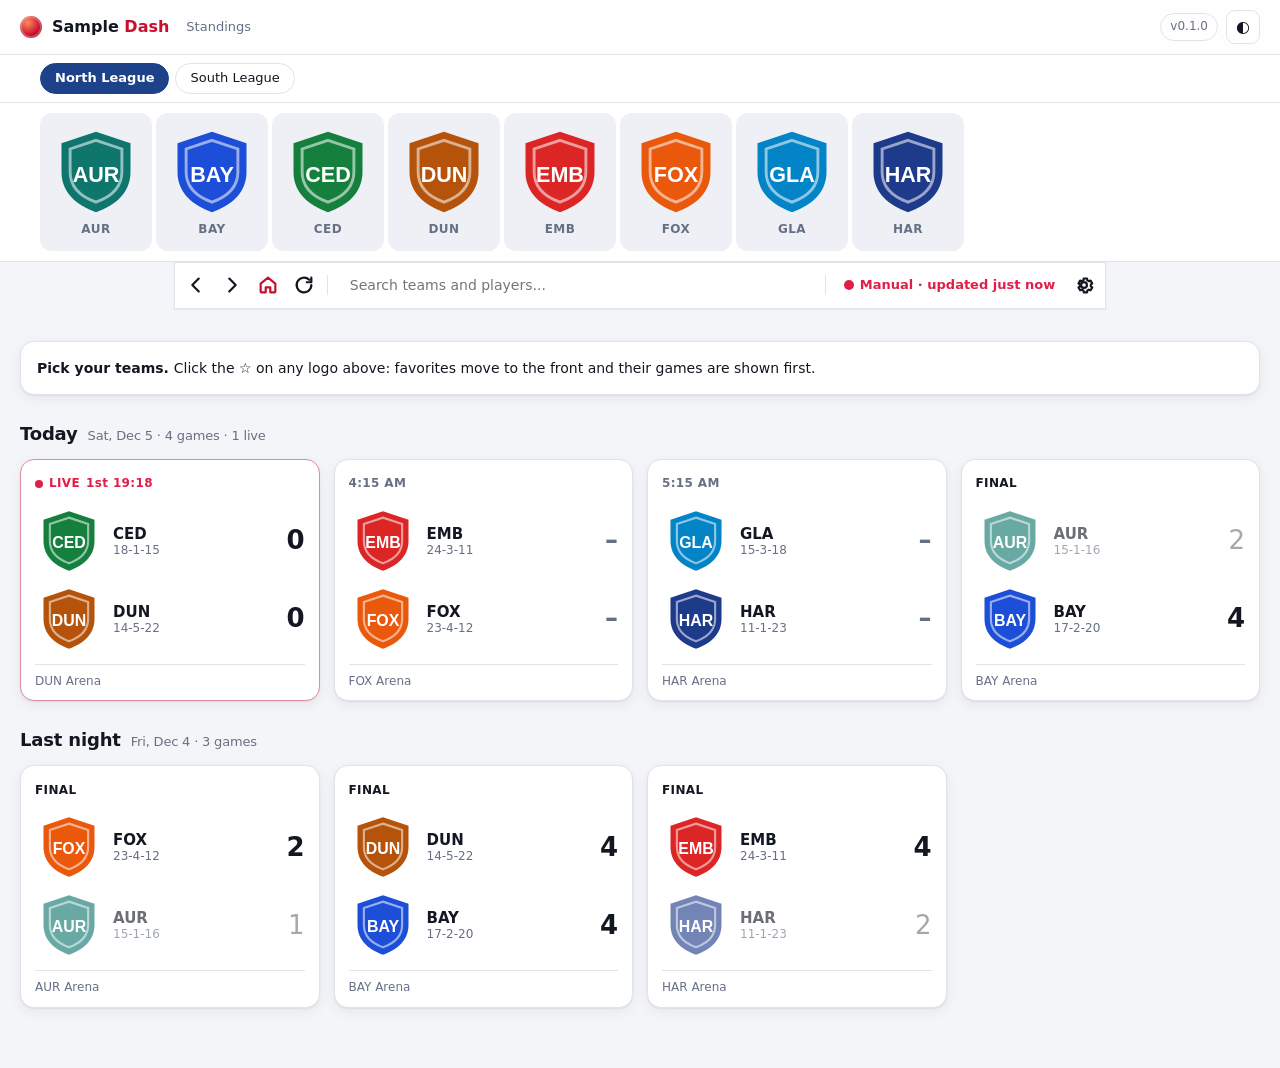
<file: samples/SampleDash/ui/index.html>
<!doctype html>
<html lang="en" data-theme="system">
<head>
  <meta charset="utf-8">
  <meta name="viewport" content="width=device-width, initial-scale=1">
  <meta http-equiv="Content-Security-Policy"
        content="default-src 'self'; img-src 'self' data: https://sample.cache; style-src 'self' 'unsafe-inline'; script-src 'self'; connect-src 'self'">
  <title>Sample Dash</title>
  <link rel="stylesheet" href="css/app.css">
</head>
<body>
  <!-- NBADash's page layout (the gold standard): top bar, kill-switch bar, sync strip, team banner, week bar,
       the shared navigation bar (docs/NAVBAR-SPEC.md), then the view. Change the names, not the structure. -->
  <div id="app">
    <div id="chrome">
    <header id="topbar">
      <button id="brand" class="brand" type="button" title="Sample Dash">
        <span class="brand-mark" aria-hidden="true"></span>
        <span class="brand-text">Sample <b>Dash</b></span>
      </button>
      <nav id="nav" class="nav" aria-label="Sections">
        <a href="#/standings" data-route="standings">Standings</a>
      </nav>
      <div class="topbar-right">
        <button id="btn-version" class="ver-btn" type="button" hidden title="Check for updates"></button>
        <button id="btn-theme" class="icon-btn" type="button" title="Theme" aria-label="Theme"></button>
      </div>
    </header>
    <div id="haltbar" class="haltbar" hidden role="status"></div>
    <div id="syncbar" class="syncbar" hidden role="status"><div class="syncbar-fill"></div><span class="syncbar-text"></span></div>
    <nav id="leaguebar" class="leaguebar" aria-label="Leagues" hidden></nav>
    <nav id="banner" class="banner" aria-label="Teams"></nav>
    <nav id="weekbar" class="weekbar" aria-label="Weeks" hidden></nav>
    <div class="navpill-row">
      <div id="navpill" class="navpill" role="navigation" aria-label="Page navigation">
        <button id="btn-back" class="np-btn" type="button" title="Back (Alt+Left)" aria-label="Back"><svg viewBox="0 0 24 24" width="22" height="22" aria-hidden="true"><path d="M15 5l-7 7 7 7" fill="none" stroke="currentColor" stroke-width="2.4" stroke-linecap="round" stroke-linejoin="round"/></svg></button>
        <button id="btn-fwd" class="np-btn" type="button" title="Forward (Alt+Right)" aria-label="Forward"><svg viewBox="0 0 24 24" width="22" height="22" aria-hidden="true"><path d="M9 5l7 7-7 7" fill="none" stroke="currentColor" stroke-width="2.4" stroke-linecap="round" stroke-linejoin="round"/></svg></button>
        <a id="btn-home" class="np-btn" href="#/" title="Home" aria-label="Home" data-route="home"><svg viewBox="0 0 24 24" width="22" height="22" aria-hidden="true"><path d="M4 10.5 12 4l8 6.5V19a1 1 0 0 1-1 1h-4.5v-5.5h-5V20H5a1 1 0 0 1-1-1z" fill="none" stroke="currentColor" stroke-width="2.4" stroke-linejoin="round"/></svg></a>
        <button id="btn-refresh" class="np-btn" type="button" title="Refresh (F5)" aria-label="Refresh"><svg viewBox="0 0 24 24" width="22" height="22" aria-hidden="true"><path d="M20 12a8 8 0 1 1-2.34-5.66M20 4v5h-5" fill="none" stroke="currentColor" stroke-width="2.4" stroke-linecap="round" stroke-linejoin="round"/></svg></button>
        <span class="np-sep" aria-hidden="true"></span>
        <div class="psearch">
          <div id="psearch-ghost" class="psearch-ghost" aria-hidden="true"></div>
          <input id="psearch" type="search" placeholder="Search teams and players..." autocomplete="off" spellcheck="false" aria-label="Search teams and players">
          <div id="psearch-results" class="psearch-results" hidden></div>
        </div>
        <span class="np-sep" aria-hidden="true"></span>
        <button id="live-status" class="live-status np-live" type="button" title=""></button>
        <button id="btn-settings" class="np-btn" type="button" title="Settings" aria-label="Settings"><svg viewBox="0 0 24 24" width="22" height="22" aria-hidden="true"><path d="M12 15.2a3.2 3.2 0 1 0 0-6.4 3.2 3.2 0 0 0 0 6.4zM19.4 13.5l1.6 1.2-1.8 3.1-1.9-.7a7.6 7.6 0 0 1-1.7 1l-.3 2h-3.6l-.3-2a7.6 7.6 0 0 1-1.7-1l-1.9.7-1.8-3.1 1.6-1.2a7.7 7.7 0 0 1 0-2l-1.6-1.2 1.8-3.1 1.9.7a7.6 7.6 0 0 1 1.7-1l.3-2h3.6l.3 2a7.6 7.6 0 0 1 1.7 1l1.9-.7 1.8 3.1-1.6 1.2a7.7 7.7 0 0 1 0 2z" fill="none" stroke="currentColor" stroke-width="2.4" stroke-linecap="round" stroke-linejoin="round"/></svg></button>
      </div>
    </div>
    </div>
    <main id="view" class="view" tabindex="-1"></main>
  </div>
  <div id="overlay-root"></div>
  <div id="toasts" class="toasts" aria-live="polite"></div>
  <script type="module" src="js/app.js"></script>
</body>
</html>
</file>
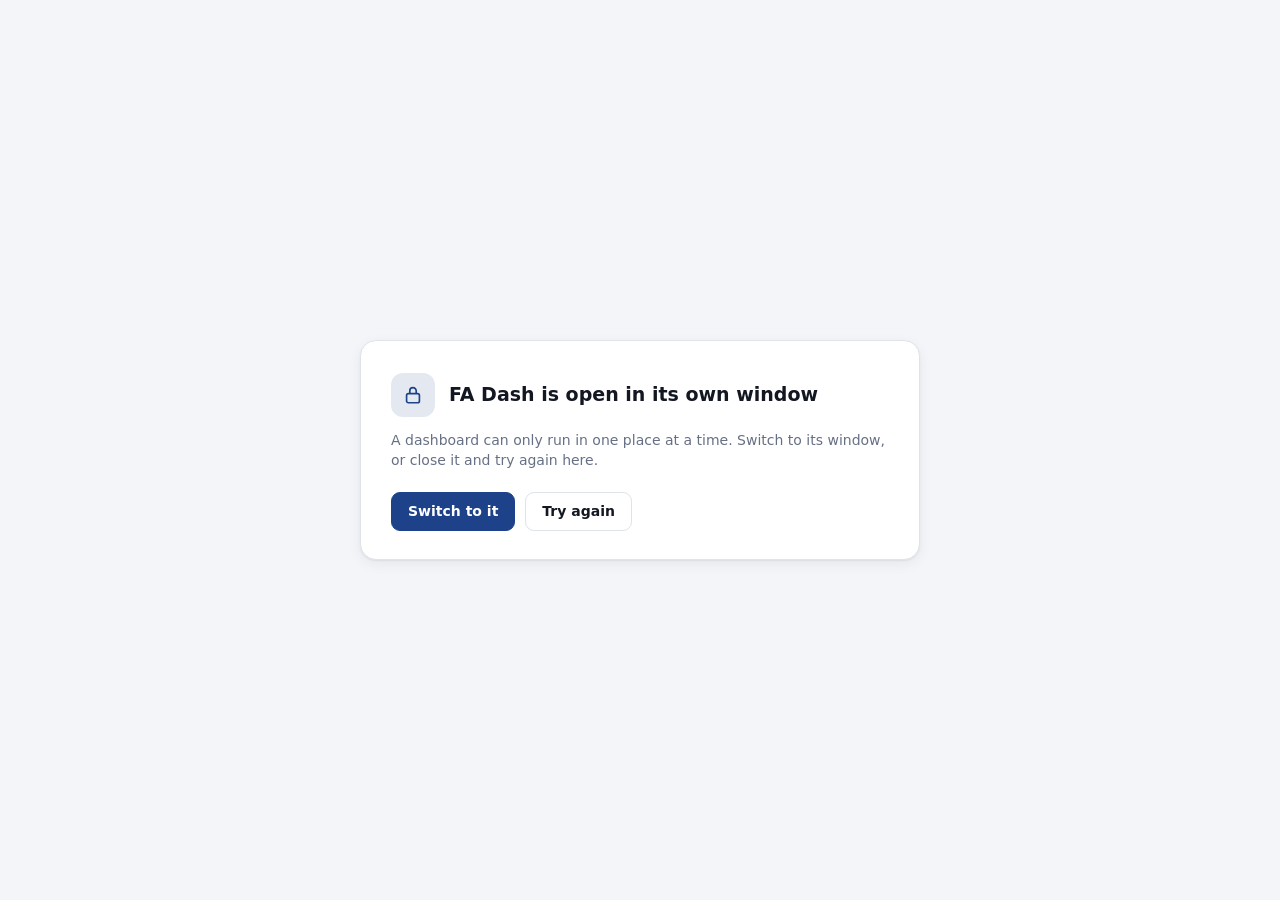
<file: ui/panel.html>
<!doctype html>
<html lang="en" data-theme="system">
<head>
  <meta charset="utf-8">
  <meta name="viewport" content="width=device-width, initial-scale=1">
  <meta http-equiv="Content-Security-Policy"
        content="default-src 'self'; img-src 'self' data:; style-src 'self' 'unsafe-inline'; script-src 'self'; connect-src 'self'">
  <title>DashLauncher</title>
  <link rel="stylesheet" href="css/launcher.css">
</head>
<body class="panel">
  <main id="card" class="card" aria-live="polite"></main>
  <script type="module" src="js/panel.js"></script>
</body>
</html>
</file>
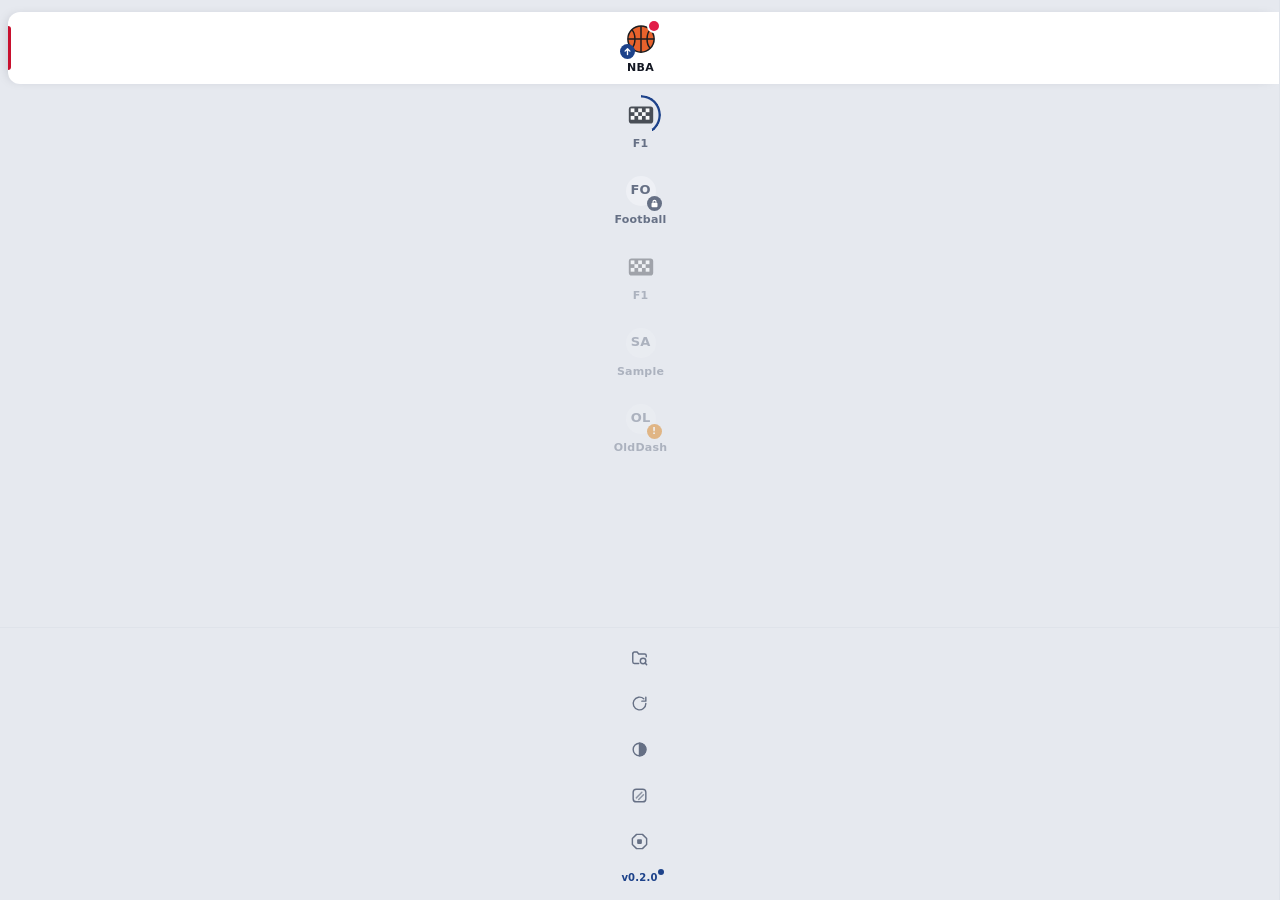
<file: ui/rail.html>
<!doctype html>
<html lang="en" data-theme="system">
<head>
  <meta charset="utf-8">
  <meta name="viewport" content="width=device-width, initial-scale=1">
  <meta http-equiv="Content-Security-Policy"
        content="default-src 'self'; img-src 'self' data:; style-src 'self' 'unsafe-inline'; script-src 'self'; connect-src 'self'">
  <title>DashLauncher tabs</title>
  <link rel="stylesheet" href="css/launcher.css">
</head>
<body class="rail">
  <div class="rail-wrap">
    <nav id="tabs" class="tabs" aria-label="Dashboards"></nav>
    <div class="rail-foot">
      <button id="btn-scan" class="rail-btn" type="button" title="Scan for modules" aria-label="Scan for modules"></button>
      <button id="btn-restart" class="rail-btn" type="button" title="Restart &amp; Reload DashLauncher (reads the modules folder again)" aria-label="Restart and reload DashLauncher"></button>
      <button id="btn-theme" class="rail-btn" type="button" aria-label="Theme"></button>
      <div class="glass-wrap">
        <div id="glass-pop" class="glass-pop" role="dialog" aria-label="Glass settings" hidden>
          <span class="gp-lab">Frost</span>
          <input id="glass-frost" type="range" min="0" max="1" step="0.05" aria-label="Frost: low is more see-through">
          <button id="glass-off" class="gp-off" type="button">Off</button>
        </div>
        <button id="btn-glass" class="rail-btn" type="button" aria-label="Glass" aria-pressed="false" aria-haspopup="dialog" hidden></button>
      </div>
      <button id="btn-kill" class="rail-btn kill" type="button" title="Stop all traffic to data sources (update checks keep working)" aria-label="Stop all data traffic"></button>
      <button id="ver" class="rail-ver" type="button" title="DashLauncher updates"></button>
    </div>
  </div>
  <script type="module" src="js/rail.js"></script>
</body>
</html>
</file>
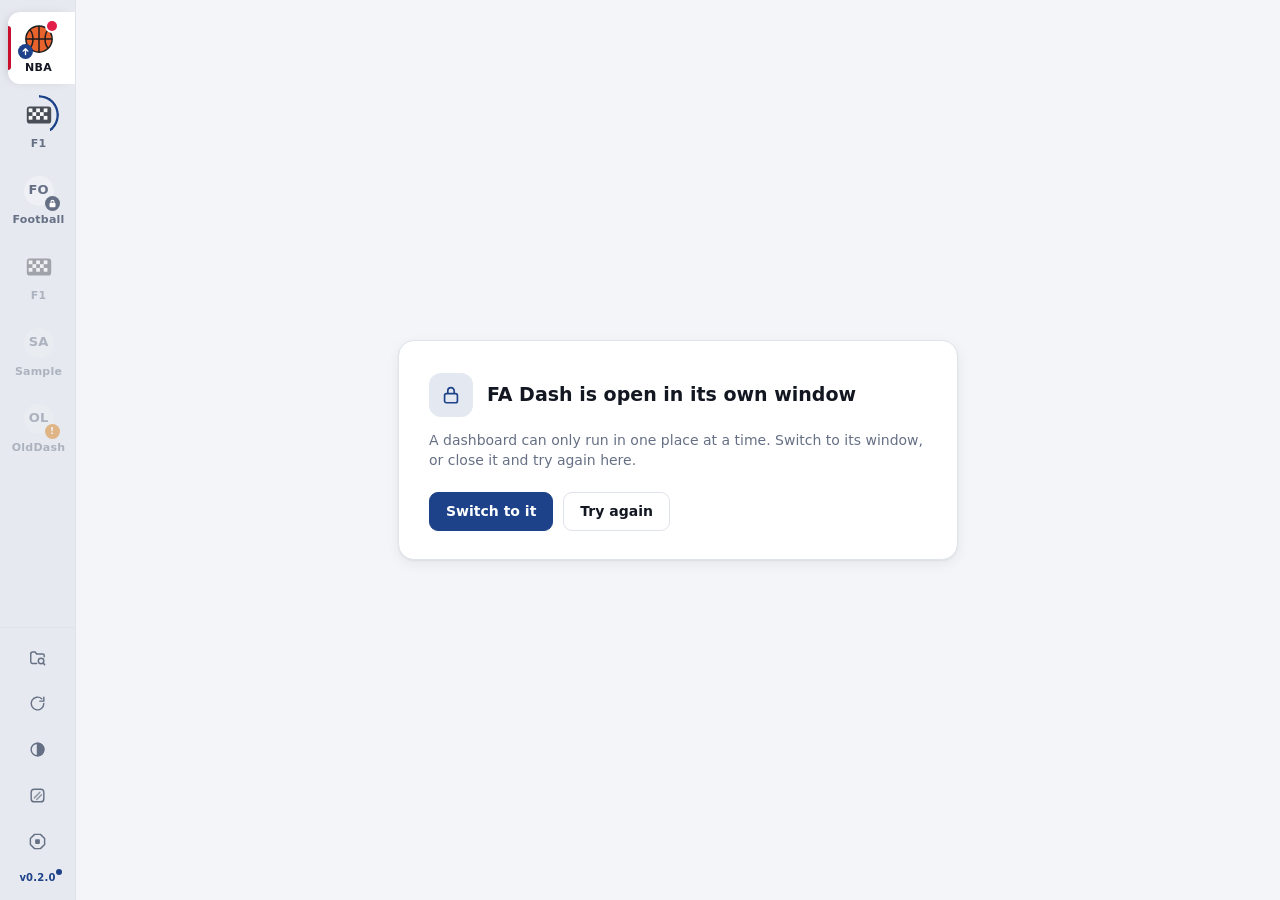
<file: ui/dev/preview.html>
<!doctype html>
<html lang="en">
<head>
  <meta charset="utf-8">
  <title>DashLauncher preview</title>
  <style>
    html, body { margin: 0; height: 100%; }
    body { display: flex; background: #888; }
    iframe { border: 0; height: 100%; }
    body.glass { background: radial-gradient(60% 70% at 15% 20%,#2f7cff,transparent 60%),radial-gradient(50% 60% at 85% 30%,#ff5a8a,transparent 60%),radial-gradient(60% 60% at 60% 95%,#18c29c,transparent 60%),#1a1f3a; }
    #rail { width: 76px; flex: none; }
    #main { flex: 1; }
  </style>
</head>
<body>
  <!-- Dev only: the rail beside the notice page, both with the mock host. preview.html?theme=dark#error -->
  <iframe id="rail" title="rail"></iframe>
  <iframe id="main" title="notice"></iframe>
  <script>
    const q = location.search;
    document.getElementById('rail').src = '../rail.html' + q;
    document.getElementById('main').src = '../panel.html' + q + (location.hash || '#locked');
  </script>
<script>
  if (/[?&]glass/.test(location.search)) document.body.classList.add('glass');
  // a frame whose colour scheme differs from this page's gets an opaque background in Chromium: match them
  if (/[?&]theme=dark/.test(location.search)) document.documentElement.style.colorScheme = 'dark';
</script>
</body>
</html>
</file>
<file: samples/SampleDash/ui/css/app.css>
:root {
  --bg: #f4f5f8; --surface: #ffffff; --surface2: #eef0f5; --line: #dfe3ea; --text: #131722; --muted: #667085;
  --accent: #c8102e; --accent2: #1d428a; --live: #e11d48; --good: #16a34a; --warn: #d97706;
  --shadow: 0 1px 2px rgba(16,24,40,.06), 0 4px 14px rgba(16,24,40,.06);
  --radius: 14px; color-scheme: light;
}
@media (prefers-color-scheme: dark) {
  :root:not([data-theme="light"]) {
    --bg: #0d1017; --surface: #161b25; --surface2: #1d2431; --line: #272f3e; --text: #e8ecf4; --muted: #8b95a8;
    --accent: #ff4d6a; --accent2: #6ea0ff; --live: #ff4d6a; --shadow: 0 1px 2px rgba(0,0,0,.4), 0 6px 18px rgba(0,0,0,.35);
    color-scheme: dark;
  }
}
:root[data-theme="dark"] {
  --bg: #0d1017; --surface: #161b25; --surface2: #1d2431; --line: #272f3e; --text: #e8ecf4; --muted: #8b95a8;
  --accent: #ff4d6a; --accent2: #6ea0ff; --live: #ff4d6a; --shadow: 0 1px 2px rgba(0,0,0,.4), 0 6px 18px rgba(0,0,0,.35);
  color-scheme: dark;
}

* { box-sizing: border-box; }
html, body { margin: 0; height: 100%; }
body { background: var(--bg); color: var(--text); font: 14px/1.45 "Segoe UI Variable", "Segoe UI", system-ui, sans-serif; -webkit-font-smoothing: antialiased; }
a { color: inherit; text-decoration: none; }
button { font: inherit; color: inherit; cursor: pointer; }
h1, h2, h3 { margin: 0; letter-spacing: -.01em; }
small { color: var(--muted); }
.muted { color: var(--muted); }

#app { min-height: 100%; display: flex; flex-direction: column; }

/* top bar */
#chrome { position: sticky; top: 0; z-index: 20; }
#topbar { display: flex; align-items: center; gap: 20px; padding: 10px 20px;
  background: color-mix(in srgb, var(--surface) 88%, transparent); backdrop-filter: blur(12px); border-bottom: 1px solid var(--line); }
.brand { display: flex; align-items: center; gap: 10px; background: none; border: 0; padding: 0; font-size: 16px; font-weight: 600; }
.brand-mark { width: 22px; height: 22px; border-radius: 50%; background: radial-gradient(circle at 35% 30%, #ff8a5c, var(--accent) 60%, #7a0a1c); box-shadow: inset 0 0 0 2px rgba(255,255,255,.25); }
.brand b { color: var(--accent); font-weight: 700; }
.nav { display: flex; gap: 4px; }
.nav a { padding: 6px 12px; border-radius: 8px; color: var(--muted); font-weight: 500; }
.nav a:hover { background: var(--surface2); color: var(--text); }
.nav a.active { background: var(--surface2); color: var(--text); }
.topbar-right { margin-left: auto; display: flex; align-items: center; gap: 8px; }
.live-status { font-size: 12px; color: var(--muted); padding-right: 6px; display: inline-flex; align-items: center; gap: 6px; }
.live-status.on::before { content: ""; width: 8px; height: 8px; border-radius: 50%; background: var(--live); animation: pulse 1.4s infinite; }
.live-status.err { color: var(--warn); }
.icon-btn { width: 34px; height: 34px; border-radius: 9px; border: 1px solid var(--line); background: var(--surface); font-size: 16px; line-height: 1; }
.icon-btn:hover { background: var(--surface2); }
.icon-btn.spin { animation: spin .8s linear infinite; }

/* banner */
.banner { position: relative; background: var(--surface); border-bottom: 1px solid var(--line); }
.banner-strip { display: flex; gap: 4px; overflow-x: auto; scrollbar-width: none; padding: 10px 40px; scroll-behavior: smooth; }
.banner-strip::-webkit-scrollbar { display: none; }
.tile { position: relative; flex: 0 0 auto; width: 112px; display: flex; flex-direction: column; align-items: center; gap: 3px; padding: 8px 4px 6px;
  border-radius: 12px; border: 1px solid transparent; transition: transform .15s, background .15s; }
.tile:hover { background: var(--surface2); transform: translateY(-2px); }
.tile.fav { background: color-mix(in srgb, var(--tc) 10%, transparent); }
.tile.active { border-color: var(--tc); background: color-mix(in srgb, var(--tc) 14%, transparent); }
.tile-code { font-size: 12px; font-weight: 600; color: var(--muted); letter-spacing: .04em; }
.tile-star { position: absolute; top: 1px; right: 1px; opacity: 0; font-size: 13px; }
.tile:hover .tile-star, .tile.fav .tile-star { opacity: 1; }
.banner-divider { flex: 0 0 1px; background: var(--line); margin: 8px 6px; }
.banner-btn { position: absolute; top: 50%; transform: translateY(-50%); z-index: 2; width: 28px; height: 64px; border: 0; background: var(--surface); box-shadow: var(--shadow); font-size: 22px; color: var(--muted); }
.banner-btn.left { left: 0; border-radius: 0 10px 10px 0; }
.banner-btn.right { right: 0; border-radius: 10px 0 0 10px; }
.banner-btn.hide { display: none; }

/* logo + star */
.logo { display: inline-grid; place-items: center; width: var(--s); height: var(--s); flex: none; }
.logo img { width: 100%; height: 100%; object-fit: contain; }
.logo-fallback { border-radius: 50%; background: var(--tc); color: #fff; font-size: calc(var(--s) * .3); font-weight: 700; }
.star { background: none; border: 0; padding: 2px 4px; color: var(--muted); font-size: 18px; line-height: 1; }
.star:hover { color: #f5a524; }
.star.on { color: #f5a524; }

/* layout */
.view { flex: 1; width: 100%; max-width: 1280px; margin: 0 auto; padding: 22px 20px 60px; outline: none; }
.section-head { display: flex; align-items: baseline; justify-content: space-between; gap: 12px; margin: 26px 0 12px; }
.section-head:first-child { margin-top: 0; }
.section-head h2 { font-size: 18px; font-weight: 650; }
.section-head h2 small { margin-left: 10px; font-size: 13px; font-weight: 400; }
.grid { display: grid; grid-template-columns: repeat(auto-fill, minmax(290px, 1fr)); gap: 14px; }
.grid.wide { grid-template-columns: repeat(auto-fill, minmax(420px, 1fr)); }
.card { background: var(--surface); border: 1px solid var(--line); border-radius: var(--radius); box-shadow: var(--shadow); }
.skeleton { height: 130px; background: linear-gradient(90deg, var(--surface) 0%, var(--surface2) 50%, var(--surface) 100%); background-size: 200% 100%; animation: shimmer 1.4s infinite; }
.empty { text-align: center; padding: 48px 20px; color: var(--muted); border: 1px dashed var(--line); border-radius: var(--radius); }
.empty h3 { color: var(--text); margin-bottom: 6px; }

/* game card */
.game { padding: 12px 14px 10px; cursor: pointer; transition: transform .15s, border-color .15s; }
.game:hover, .game:focus-visible { transform: translateY(-2px); border-color: color-mix(in srgb, var(--accent2) 50%, var(--line)); outline: none; }
.game.fav { border-left: 3px solid #f5a524; }
.game.in { border-color: color-mix(in srgb, var(--live) 45%, var(--line)); }
.game-head { display: flex; justify-content: space-between; align-items: center; margin-bottom: 8px; min-height: 24px; }
.game-head-right { display: flex; align-items: center; gap: 8px; }
.fav-tag { color: #f5a524; }
.pill { display: inline-flex; align-items: center; gap: 6px; font-size: 12px; font-weight: 600; letter-spacing: .03em; color: var(--muted); }
.pill-live { color: var(--live); }
.pill-live b { font-weight: 700; }
.pill-final { color: var(--text); }
.dot { width: 8px; height: 8px; border-radius: 50%; background: var(--live); animation: pulse 1.4s infinite; }
.watch { font-size: 11px; padding: 2px 8px; border-radius: 999px; border: 1px solid var(--line); background: var(--surface2); color: var(--muted); }
.watch.on { color: var(--live); border-color: var(--live); }
.sides { display: grid; gap: 4px; }
.side { display: flex; align-items: center; justify-content: space-between; gap: 10px; padding: 3px 0; }
.side.lose { opacity: .62; }
.side.win .score { font-weight: 800; }
.side-team { display: flex; align-items: center; gap: 10px; min-width: 0; }
.side-names { display: flex; flex-direction: column; min-width: 0; line-height: 1.2; }
.side-names b { font-size: 15px; font-weight: 650; white-space: nowrap; overflow: hidden; text-overflow: ellipsis; }
.side-names small { font-size: 12px; }
.score { font-size: 26px; font-weight: 650; font-variant-numeric: tabular-nums; min-width: 2ch; text-align: right; }
.score.bump { animation: bump 1.2s ease-out; color: var(--live); }
.game-foot { display: flex; justify-content: space-between; gap: 10px; margin-top: 8px; padding-top: 8px; border-top: 1px solid var(--line); font-size: 12px; color: var(--muted); }
.game-foot .go { color: var(--accent2); white-space: nowrap; }
.leaders, .venue { overflow: hidden; text-overflow: ellipsis; white-space: nowrap; }

/* sync progress */
.syncbar { position: relative; height: 26px; background: var(--surface2); border-bottom: 1px solid var(--line); overflow: hidden; font-size: 12px; }
.syncbar[hidden] { display: none; }
.syncbar-fill { position: absolute; inset: 0 auto 0 0; width: 0; background: color-mix(in srgb, var(--accent2) 28%, transparent); transition: width .4s ease; }
.syncbar.indeterminate .syncbar-fill { width: 30% !important; animation: slide 1.2s ease-in-out infinite alternate; }
.syncbar-text { position: relative; display: block; padding: 4px 20px; color: var(--text); white-space: nowrap; overflow: hidden; text-overflow: ellipsis; }
.syncbar.fail .syncbar-fill { background: color-mix(in srgb, var(--live) 30%, transparent); }
.bar { height: 8px; border-radius: 999px; background: var(--surface2); overflow: hidden; margin: 6px 0; }
.bar > i { display: block; height: 100%; width: 0; background: var(--accent2); transition: width .4s ease; }
@keyframes slide { from { transform: translateX(0); } to { transform: translateX(230%); } }
.btn[disabled] { opacity: .5; cursor: default; }

/* box score: separator between starters and bench */
.tbl tr.grp td { text-align: left; background: var(--surface2); font-size: 11px; font-weight: 600; text-transform: uppercase; letter-spacing: .05em; color: var(--muted); }
.tbl tr.grp.bench td { border-top: 3px solid var(--accent2); }

/* avatars, leaders, player of the game */
.avatar { position: relative; display: inline-grid; place-items: center; width: var(--s); height: var(--s); flex: none; border-radius: 50%; background: var(--surface2); color: var(--muted); font-size: calc(var(--s) * .34); font-weight: 650; overflow: hidden; }
.avatar img { position: absolute; inset: 0; width: 100%; height: 100%; object-fit: cover; object-position: top; background: var(--surface2); }
.leaders-grid { display: grid; grid-template-columns: repeat(auto-fill, minmax(300px, 1fr)); gap: 14px; }
.leader-card { padding: 12px 14px; }
.leader-card header { display: flex; justify-content: space-between; align-items: baseline; margin-bottom: 6px; }
.leader-card h3 { font-size: 14px; }
.leader-card ol { list-style: none; margin: 0; padding: 0; }
.leader-card li { display: flex; align-items: center; gap: 10px; padding: 6px 0; border-top: 1px solid var(--line); }
.leader-card li:first-child { border-top: 0; }
.leader-card li.first { padding: 8px 0 10px; }
.leader-card .rk { width: 14px; text-align: center; color: var(--muted); font-weight: 600; }
.leader-card li.first .rk { color: #f5a524; }
.leader-card .nm { display: flex; flex-direction: column; min-width: 0; flex: 1; line-height: 1.2; }
.leader-card .nm b { white-space: nowrap; overflow: hidden; text-overflow: ellipsis; }
.leader-card .val { font-variant-numeric: tabular-nums; font-weight: 650; }
.leader-card li.first .val { font-size: 20px; }
.pog-title { font-size: 18px; font-weight: 650; align-self: flex-start; }
.pog-note { max-width: 760px; margin: 4px 0 0; text-align: center; font-size: 11.5px; line-height: 1.5; color: var(--muted); }
.pog { margin: 28px 0 4px; display: flex; flex-direction: column; align-items: center; gap: 14px; }
.pog-row { display: flex; justify-content: center; gap: 14px; flex-wrap: wrap; width: 100%; }
.pog-card { display: flex; flex-direction: column; align-items: center; gap: 4px; text-align: center; padding: 16px 20px; border-radius: var(--radius); background: var(--surface); border: 1px solid var(--line); box-shadow: var(--shadow); flex: 1 1 260px; max-width: 340px; }
.pog-card.rank1 { border-color: #f5a524; background: linear-gradient(180deg, color-mix(in srgb, #f5a524 14%, var(--surface)), var(--surface) 60%); }
.pog-badge { font-size: 11px; font-weight: 700; letter-spacing: .06em; text-transform: uppercase; color: var(--muted); }
.pog-card.rank1 .pog-badge { color: #d98b00; }
.pog-name { font-size: 18px; }
.pog-team { display: inline-flex; align-items: center; gap: 6px; color: var(--muted); }
.pog-line { font-variant-numeric: tabular-nums; }

/* league leaders */
.seg { display: inline-flex; border: 1px solid var(--line); border-radius: 9px; overflow: hidden; background: var(--surface); }
.seg button { background: none; border: 0; padding: 6px 14px; color: var(--muted); font-weight: 550; }
.seg button.active { background: var(--accent2); color: #fff; }
.nm-team { display: inline-flex; align-items: center; gap: 5px; }
.lrows .section-head { margin-top: 30px; }
.lrows .lrow:first-child .section-head { margin-top: 0; }
.lcard { display: flex; flex-direction: column; align-items: center; gap: 4px; text-align: center; padding: 14px 12px; border-radius: var(--radius); background: var(--surface); border: 1px solid var(--line); box-shadow: var(--shadow); flex: 1 1 170px; max-width: 220px; min-width: 150px; }
.lcard.first { border-color: #f5a524; background: linear-gradient(180deg, color-mix(in srgb, #f5a524 14%, var(--surface)), var(--surface) 60%); }
.lcard.first .pog-badge { color: #d98b00; }
.lcard-name { font-size: 15px; line-height: 1.2; }
.lcard-val { font-size: 24px; font-weight: 700; font-variant-numeric: tabular-nums; }

/* tables / misc */
table.tbl { width: 100%; border-collapse: collapse; font-variant-numeric: tabular-nums; }
.tbl th, .tbl td { padding: 7px 10px; text-align: right; border-bottom: 1px solid var(--line); white-space: nowrap; }
.tbl th:first-child, .tbl td:first-child { text-align: left; }
.tbl th { font-size: 11px; text-transform: uppercase; letter-spacing: .05em; color: var(--muted); font-weight: 600; position: sticky; top: 0; background: var(--surface); }
.tbl tbody tr:hover { background: var(--surface2); }
.tbl tr.me { background: color-mix(in srgb, var(--accent2) 10%, transparent); }
.scroll-x { overflow-x: auto; }
.chip { display: inline-block; padding: 2px 8px; border-radius: 999px; font-size: 11px; font-weight: 600; background: var(--surface2); color: var(--muted); }
.chip.out { background: color-mix(in srgb, var(--live) 15%, transparent); color: var(--live); }
.chip.dtd { background: color-mix(in srgb, var(--warn) 18%, transparent); color: var(--warn); }
.tabs { display: flex; gap: 4px; border-bottom: 1px solid var(--line); margin-bottom: 16px; overflow-x: auto; }
.tabs button { background: none; border: 0; padding: 9px 14px; color: var(--muted); border-bottom: 2px solid transparent; font-weight: 550; }
.tabs button.active { color: var(--text); border-bottom-color: var(--accent); }
.hero { display: flex; align-items: center; gap: 18px; padding: 20px; margin-bottom: 18px; background: linear-gradient(120deg, color-mix(in srgb, var(--tc) 22%, var(--surface)), var(--surface) 70%); }
.hero h1 { font-size: 26px; }
.hero .meta { color: var(--muted); }
.two { display: grid; grid-template-columns: 1fr 1fr; gap: 14px; }
.btn { padding: 7px 14px; border-radius: 9px; border: 1px solid var(--line); background: var(--surface); }
.btn:hover { background: var(--surface2); }
.btn.primary { background: var(--accent2); border-color: var(--accent2); color: #fff; }
.pad { padding: 16px; }
.kv { display: grid; grid-template-columns: max-content 1fr; gap: 6px 16px; }
.kv dt { color: var(--muted); } .kv dd { margin: 0; }

/* overlay / toasts */
.overlay { position: fixed; inset: 0; z-index: 50; background: rgba(0,0,0,.45); display: grid; place-items: center; padding: 20px; }
.modal { width: min(560px, 100%); max-height: 86vh; overflow: auto; padding: 20px; }
.modal h2 { margin-bottom: 14px; }
.toasts { position: fixed; bottom: 18px; right: 18px; z-index: 60; display: grid; gap: 8px; }
.toast { padding: 10px 14px; border-radius: 10px; background: var(--text); color: var(--bg); box-shadow: var(--shadow); }

@keyframes pulse { 0%,100% { opacity: 1; transform: scale(1); } 50% { opacity: .35; transform: scale(.8); } }
@keyframes spin { to { transform: rotate(360deg); } }
@keyframes shimmer { to { background-position: -200% 0; } }
@keyframes bump { 0% { transform: scale(1.35); } 100% { transform: scale(1); } }
@media (max-width: 700px) { .two { grid-template-columns: 1fr; } .grid.wide { grid-template-columns: 1fr; } .view { padding: 14px 12px 50px; } }
@media (prefers-reduced-motion: reduce) { * { animation: none !important; transition: none !important; } }

/* updates */
.ver-btn { font-size: 12px; color: var(--muted); padding: 4px 9px; border-radius: 999px; border: 1px solid var(--line); background: transparent; position: relative; }
.ver-btn:hover { background: var(--surface2); color: var(--text); }
.ver-btn.has-update { color: var(--text); border-color: var(--accent2); }
.ver-btn.has-update::after { content: ""; position: absolute; top: -3px; right: -3px; width: 9px; height: 9px; border-radius: 50%; background: var(--accent2); }
.upd .muted, .upd small { color: var(--muted); }
.upd-notes { margin: 10px 0; padding: 10px 12px; border: 1px solid var(--line); border-radius: 9px; background: var(--surface2); max-height: 260px; overflow: auto; font-size: 13px; line-height: 1.5; }
.upd-h { font-weight: 700; margin-top: 6px; }
.upd-li { padding-left: 14px; position: relative; }
.upd-li::before { content: "\2022"; position: absolute; left: 3px; }
.upd-actions { display: flex; gap: 8px; justify-content: flex-end; margin-top: 14px; }
.upd-err { color: var(--warn); }

/* player search, player page, compare */
.psearch { position: relative; margin-left: 14px; }
.psearch { background: var(--surface); border-radius: 9px; }
.psearch input { position: relative; width: 345px; padding: 7px 12px; border-radius: 9px; border: 1px solid var(--line); background: transparent; color: var(--text); font: inherit; }
.psearch-ghost { position: absolute; inset: 0; padding: 8px 13px; font: inherit; color: var(--muted); opacity: .7; white-space: pre; overflow: hidden; pointer-events: none; line-height: normal; }
.ps-name mark { background: none; color: var(--accent2); font-weight: 700; }
.psearch input:focus { outline: 2px solid var(--accent2); outline-offset: 0; }
.psearch-results { position: absolute; top: calc(100% + 6px); left: 0; width: 420px; max-height: 70vh; overflow: auto; z-index: 40; background: var(--surface); border: 1px solid var(--line); border-radius: 12px; box-shadow: var(--shadow); }
.psearch-results ul { list-style: none; margin: 0; padding: 6px; }
.ps-row { display: flex; align-items: center; gap: 10px; padding: 6px 8px; border-radius: 9px; cursor: pointer; }
.ps-row:hover, .ps-row.active { background: var(--surface2); }
.ps-name { display: flex; flex-direction: column; flex: 1; min-width: 0; }
.ps-name b { white-space: nowrap; overflow: hidden; text-overflow: ellipsis; }
.ps-name small, .ps-empty, .ps-note { color: var(--muted); font-size: 12px; }
.ps-empty, .ps-note { padding: 8px 10px; }
.ps-add { font-size: 12px; padding: 4px 8px; border-radius: 8px; border: 1px solid var(--line); background: var(--surface); color: var(--text); white-space: nowrap; }
.ps-add:hover { background: var(--surface2); }
.ps-add.on { background: var(--accent2); border-color: var(--accent2); color: #fff; }
a.plink { color: inherit; text-decoration: none; }
a.plink:hover { text-decoration: underline; }
.inline-team { display: inline-flex; align-items: center; gap: 6px; color: inherit; text-decoration: none; }
a.inline-team:hover { text-decoration: underline; }

.pl-top { display: grid; grid-template-columns: minmax(260px, 340px) 1fr; gap: 24px; padding: 20px; margin-bottom: 16px; align-items: start; }
.pl-left h1 { font-size: 26px; margin-top: 12px; }
.pl-left .meta { color: var(--muted); }
.pl-photo { display: grid; place-items: end center; height: 250px; border-radius: 12px; overflow: hidden; background: linear-gradient(160deg, color-mix(in srgb, var(--tc) 55%, var(--surface)), var(--surface2)); }
.pl-photo img { height: 100%; width: auto; max-width: 100%; object-fit: contain; object-position: bottom; }
table.bio th { width: 130px; text-align: left; color: var(--muted); font-size: 12px; text-transform: uppercase; letter-spacing: .05em; position: static; background: none; }
table.bio td { text-align: left; white-space: normal; }
.stat-tiles { display: grid; grid-template-columns: repeat(auto-fit, minmax(92px, 1fr)); gap: 10px; margin: 12px 0 6px; }
.tile { background: var(--surface2); border-radius: 12px; padding: 12px 10px; text-align: center; }
.tile b { display: block; font-size: 24px; font-variant-numeric: tabular-nums; }
.tile small { color: var(--muted); font-size: 11px; letter-spacing: .06em; }
h3.sub { margin: 16px 0 6px; font-size: 13px; color: var(--muted); text-transform: uppercase; letter-spacing: .05em; }
.view > section.card + section.card { margin-top: 16px; }
@media (max-width: 900px) { .pl-top { grid-template-columns: 1fr; } .psearch input { width: 225px; } }

.sect-head { display: flex; align-items: center; justify-content: space-between; gap: 12px; margin-bottom: 14px; }
table.cmp th, table.cmp td { text-align: center; vertical-align: middle; }
table.cmp tbody th { text-align: left; font-weight: 500; position: static; background: none; text-transform: none; letter-spacing: 0; font-size: 13px; color: var(--text); }
table.cmp thead th { padding: 14px 10px; min-width: 150px; }
table.cmp thead th:first-child { min-width: 170px; }
.cmp-head { position: relative; }
.cmp-who { display: flex; flex-direction: column; align-items: center; gap: 6px; color: inherit; text-decoration: none; }
.cmp-who:hover b { text-decoration: underline; }
.cmp-head small { display: flex; justify-content: center; align-items: center; gap: 6px; margin-top: 4px; text-transform: none; letter-spacing: 0; }
.cmp-x { position: absolute; top: 6px; right: 8px; border: 0; background: none; color: var(--muted); font-size: 18px; line-height: 1; }
.cmp-x:hover { color: var(--text); }
table.cmp tr.grp.sub td { background: none; border-bottom: 1px solid var(--line); color: var(--muted); }
.cmp-val { position: relative; display: block; padding: 2px 8px; }
.cmp-val b { position: relative; font-weight: 600; }
.cmp-bar { position: absolute; left: 0; top: 0; bottom: 0; border-radius: 6px; background: color-mix(in srgb, var(--accent2) 16%, transparent); }
.cmpbar { position: fixed; left: 0; right: 0; bottom: 0; z-index: 30; background: var(--surface); border-top: 1px solid var(--line); box-shadow: 0 -4px 16px rgba(0,0,0,.18); }
.cmpbar-in { display: flex; align-items: center; gap: 12px; padding: 10px 20px; max-width: 1400px; margin: 0 auto; }
.cmpbar-chips { display: flex; gap: 8px; flex-wrap: wrap; flex: 1; }
.cmp-chip { display: inline-flex; align-items: center; gap: 6px; padding: 3px 6px 3px 4px; border: 1px solid var(--line); border-radius: 999px; background: var(--surface2); }
.cmp-chip a { color: inherit; text-decoration: none; font-size: 13px; }
.cmp-chip button { border: 0; background: none; color: var(--muted); font-size: 16px; line-height: 1; }
body.has-cmpbar #app { padding-bottom: 70px; }
#topbar { position: relative; z-index: 6; }
.banner { z-index: 1; }
.cmp-head b, .cmp-head .cmp-who b { text-transform: none; letter-spacing: 0; font-size: 14px; color: var(--text); }

/* compare: only the winning bar is highlighted (bright green); the header and cells stay plain */
td.best .cmp-bar { background: #9ce970; }
td.best .cmp-val b { font-weight: 800; }
td.best .cmp-val.on-bar b { color: #12240b; }
.lead-badge { position: absolute; top: 8px; left: 10px; font-size: 10px; font-weight: 700; letter-spacing: .06em; text-transform: uppercase; color: var(--muted); border: 1px solid var(--line); padding: 1px 7px; border-radius: 999px; }
.cmp-head .wins { color: var(--muted); font-size: 11px; }
a.plink:hover { color: var(--accent2); }

/* season week links under the team banner */
.weekbar { display: flex; gap: 6px; align-items: center; flex-wrap: wrap; padding: 6px 40px; margin-bottom: 0; background: var(--surface); border-bottom: 1px solid var(--line); font-size: 13px; }
.weekbar[hidden] { display: none; }
.weekbar-label { color: var(--muted); text-transform: uppercase; letter-spacing: .06em; font-size: 11px; margin-right: 4px; }
.weeklink { padding: 3px 10px; border-radius: 999px; color: var(--text); }
.weeklink:hover { background: var(--surface2); }
.weeklink.active { background: var(--surface2); font-weight: 700; box-shadow: inset 0 0 0 1px var(--line); }
.weeklink + .weeklink::before { content: none; }

/* settings: refresh timing */
.tune { display: grid; gap: 2px; margin: 6px 0 10px; }
.tune-row { display: flex; justify-content: space-between; align-items: center; gap: 12px; padding: 5px 0; border-bottom: 1px solid var(--line); }
.tune-row > span:first-child { display: flex; flex-direction: column; min-width: 0; }
.tune-row small { color: var(--muted); font-size: 11px; }
.tune-val { white-space: nowrap; color: var(--muted); font-size: 13px; }
.tune-input { width: 68px; padding: 4px 6px; border: 1px solid var(--line); border-radius: 6px; background: var(--surface); color: var(--text); font: inherit; text-align: right; }
.modal { max-height: 90vh; overflow-y: auto; }

.card.warn { border-color: #d9822b; background: color-mix(in srgb, #d9822b 8%, var(--surface)); margin: 8px 0; }
.warn-text { color: #c26a14; }

/* recent player searches: Clear button on the header row */
.ps-recent-head { display: flex; justify-content: space-between; align-items: center; }
.ps-clear { border: 0; background: none; color: var(--accent, #1d428a); font: inherit; font-size: 12px; cursor: pointer; padding: 2px 6px; border-radius: 6px; }
.ps-clear:hover { background: var(--surface2); text-decoration: underline; }

/* latest basket line on live game cards */
.lastscore { display: flex; align-items: baseline; justify-content: center; gap: 10px; margin: 2px 0 8px; padding: 6px 8px; border-radius: 8px; background: var(--surface2); font-size: 12.5px; min-width: 0; }
.ls-pts { flex: 0 0 auto; font-weight: 800; color: var(--text); }
.ls-pts.v3 { color: #d9822b; }
.ls-text { flex: 0 1 auto; min-width: 0; overflow: hidden; text-overflow: ellipsis; white-space: nowrap; }
.ls-when { flex: 0 0 auto; color: var(--muted); font-variant-numeric: tabular-nums; }

/* final games: the losing team's score fades further so winner and loser separate clearly */
.side.lose .score { opacity: .6; font-weight: 500; }

/* team rankings + report card */
.tr-wrap { padding: 4px 0; overflow-x: auto; }
.tr-table { width: 100%; border-collapse: collapse; font-variant-numeric: tabular-nums; }
.tr-table th, .tr-table td { padding: 8px 12px; text-align: left; border-top: 1px solid var(--line); white-space: nowrap; }
.tr-table thead th { border-top: 0; color: var(--muted); font-weight: 550; font-size: 12px; }
.tr-table .num { text-align: center; }
.tr-table .rk { color: var(--muted); font-weight: 600; width: 28px; }
.tr-team { display: inline-flex; align-items: center; gap: 8px; }
.tr-team small { color: var(--muted); }
.grade { display: inline-block; min-width: 34px; padding: 2px 8px; border-radius: 7px; font-weight: 700; text-align: center; color: #fff; }
.grade.g-a { background: #1f9d55; } .grade.g-b { background: #3b82c4; } .grade.g-c { background: #b7892b; } .grade.g-d { background: #d9731f; } .grade.g-f { background: #cc3b3b; }
.tr-toggle { display: inline-flex; align-items: center; gap: 4px; color: var(--text); cursor: pointer; }
.tr-warn { color: #d9731f; margin: 0 0 10px; }

/* team page: grade square + wider roster */
.hero { min-height: 136px; }
.grade-box { margin-left: auto; flex: 0 0 auto; width: 124px; height: 132px; border: 0; border-radius: 14px; background: #111; color: #fff; display: flex; flex-direction: column; align-items: center; justify-content: center; gap: 5px; cursor: pointer; padding: 8px 6px; box-shadow: var(--shadow); }
.grade-box .gb-q { font-size: 56px; font-weight: 800; line-height: 1; }
.grade-box small { color: #bbb; font-size: 11px; }
.grade-box.open { background: var(--surface); color: var(--text); border: 1px solid var(--line); }
.grade-box.open small { color: var(--muted); }
.grade-box .gb-grade { font-size: 30px; min-width: 64px; padding: 6px 10px; border-radius: 10px; }
.grade-box .gb-parts { font-size: 11px; color: var(--muted); display: inline-flex; align-items: center; gap: 4px; }
.grade-box .gb-parts .grade { min-width: 26px; padding: 1px 5px; font-size: 11px; }
.grade-box .gb-early { color: #d9731f !important; }
.tbl.roster th, .tbl.roster td { padding: 7px 8px; }

/* transactions */
.tbl.tx th, .tbl.tx td { text-align: left; }
.tx-team { display: inline-flex; align-items: center; gap: 6px; }
.chip.tx-trade { background: color-mix(in srgb, var(--accent2) 16%, transparent); color: var(--accent2); }
.chip.tx-signed { background: color-mix(in srgb, var(--good) 16%, transparent); color: var(--good); }
.chip.tx-released { background: color-mix(in srgb, var(--live) 14%, transparent); color: var(--live); }
.chip.new { background: color-mix(in srgb, var(--good) 16%, transparent); color: var(--good); margin-right: 4px; }

/* top bar: keep labels on one line now that there are five tabs */
#topbar { gap: 14px; }
.brand, .nav a, .live-status { white-space: nowrap; }
.nav a { padding: 6px 10px; }
.psearch input { width: clamp(170px, 20vw, 345px); }
@media (max-width: 1240px) { #topbar { gap: 10px; } .nav a { padding: 6px 7px; font-size: 13px; } .psearch input { width: 150px; } }

/* formula hover cards */
.calc { cursor: help; text-decoration: underline dotted color-mix(in srgb, var(--muted) 70%, transparent); text-underline-offset: 3px; }
.calc:focus-visible { outline: 2px solid var(--accent2); outline-offset: 2px; border-radius: 3px; }
.grade-box.calc { text-decoration: none; }
.calc-tip { position: fixed; z-index: 100; display: none; max-width: 420px; padding: 12px 14px; border-radius: 10px; background: var(--surface); color: var(--text); border: 1px solid var(--line); box-shadow: 0 10px 30px rgba(0,0,0,.25); font-size: 12.5px; line-height: 1.45; pointer-events: none; text-transform: none; letter-spacing: normal; font-weight: 400; }
.calc-tip b { display: block; font-size: 13px; margin-bottom: 6px; }
.calc-tip pre { margin: 0 0 8px; padding: 8px 10px; border-radius: 7px; background: var(--surface2); font: 12px/1.45 ui-monospace, Consolas, monospace; white-space: pre-wrap; }
.calc-tip p { margin: 0 0 6px; }
.calc-tip small { color: var(--muted); }
.rate-panel .seg { margin-bottom: 4px; }

/* settings tabs */
.settings-tabs { margin-bottom: 14px; }
.settings-body { min-height: 260px; }

/* game flow */
.gf { margin-top: 18px; }
.gf-card { padding: 14px 16px; }
.gf-chart { width: 100%; height: auto; display: block; }
.gf-grid { stroke: var(--line); stroke-width: 1; }
.gf-mid { stroke: var(--muted); stroke-width: 1; stroke-dasharray: 3 3; opacity: .6; }
.gf-axis { fill: var(--muted); font-size: 10px; }
.gf-tag { font-size: 10.5px; font-weight: 600; }
.gf-swing { fill: #f5a524; stroke: var(--surface); stroke-width: 2; }
.gf-swing-text { margin: 8px 0 2px; font-size: 13px; }
.gf-swing-text::before { content: ""; display: inline-block; width: 9px; height: 9px; border-radius: 50%; background: #f5a524; margin-right: 6px; }
.gf-facts { margin: 4px 0 8px; font-size: 13px; }
.gf-tbl td:not(:first-child), .gf-tbl th:not(:first-child) { text-align: center; }

/* form rating */
.form-chip { font-size: 14px; }
.form-chip b.pos { color: var(--good); }
.form-chip b.neg { color: var(--live); }

/* kill switch bar (DashLauncher) */
.haltbar { display: flex; align-items: center; justify-content: center; gap: 12px; padding: 8px 16px; background: color-mix(in srgb, var(--live) 14%, var(--surface)); border-bottom: 1px solid var(--line); font-size: 13px; }
.haltbar[hidden] { display: none; }
/* NAVBAR-SPEC docking: a hidden bar takes no space, and nothing above .navpill-row has a bottom margin */
.banner[hidden] { display: none; }
/* league bar (several competitions in one dash; hidden with one league) */
.leaguebar { display: flex; gap: 6px; flex-wrap: wrap; padding: 8px 40px; margin-bottom: 0; background: var(--surface); border-bottom: 1px solid var(--line); }
.leaguebar[hidden] { display: none; }
.league-pill { border: 1px solid var(--line); background: transparent; color: var(--text); border-radius: 999px; padding: 5px 14px; font: inherit; font-size: 13px; cursor: pointer; }
.league-pill:hover { background: var(--surface2); }
.league-pill.active { background: var(--accent2); border-color: var(--accent2); color: #fff; font-weight: 700; }
.tile-league { position: absolute; bottom: 2px; left: 50%; transform: translateX(-50%); font-size: 10px; color: var(--muted); background: var(--surface2); border-radius: 999px; padding: 0 6px; pointer-events: none; }
.haltbar, .syncbar, .banner, .weekbar { margin-bottom: 0; }

/* free agents */
.tbl.fa th, .tbl.fa td { text-align: left; }
.fa-name { display: inline-flex; align-items: center; gap: 8px; }
.fa-star { font-size: 16px; }
.fa-star.on { color: #f5a524; }
.fa-note { width: 200px; padding: 4px 8px; border-radius: 6px; border: 1px solid var(--line); background: transparent; color: var(--text); font: inherit; font-size: 12.5px; }
.fa-notice { margin-bottom: 18px; display: flex; align-items: center; gap: 6px; flex-wrap: wrap; }
/* six nav links: tighten earlier, and drop the brand text on narrow windows */
@media (max-width: 1440px) { #topbar { gap: 10px; } .nav a { padding: 6px 7px; font-size: 13px; } .psearch input { width: 160px; } }
@media (max-width: 1180px) { .brand-text { display: none; } .psearch input { width: 130px; } .nav { gap: 0; } }
.back-btn { flex: 0 0 auto; font-size: 16px; }

/* page navigation pill: back, forward, home and player search, under the week bar */
.navpill-row { display: flex; justify-content: center; padding: 8px 16px; background: var(--bg); }
.navpill { display: flex; align-items: center; gap: 2px; padding: 4px; border-radius: 999px; background: var(--surface); border: 1px solid var(--line); box-shadow: 0 1px 2px rgba(0,0,0,.06); }
.np-btn { display: inline-flex; align-items: center; justify-content: center; width: 34px; height: 34px; border-radius: 999px; border: 0; background: transparent; color: var(--muted); font-size: 16px; cursor: pointer; text-decoration: none; }
.np-btn:hover { background: var(--surface2); color: var(--text); }
.np-btn.active { color: var(--accent); }
.np-sep { width: 1px; height: 20px; background: var(--line); margin: 0 6px 0 4px; }
.navpill .psearch, .navpill .psearch input { margin: 0; background: transparent; }
.navpill .psearch input { width: min(483px, 62vw) !important; border: 0; border-radius: 999px; padding: 8px 14px; }
.navpill .psearch input:focus { outline: none; background: transparent; }   /* NAVBAR-SPEC: never a background on the input, or it hides the ghost text */
.navpill .psearch:focus-within { background: var(--surface2); border-radius: 4px; }
.navpill .psearch-ghost { padding: 9px 14px; font: inherit; }   /* NAVBAR-SPEC: 14px matches the input; 9px for line-height: normal */
.navpill .psearch-results { left: 50%; transform: translateX(-50%); }
.pow { display: grid; grid-template-columns: repeat(auto-fit, minmax(340px, 1fr)); gap: 14px; margin-bottom: 4px; }
.pow-note { margin: 6px 0 14px; font-size: 12.5px; }
/* square-edged variant of the navigation bar */
.navpill { border-radius: 0; }
.np-btn { border-radius: 4px; }
.navpill .psearch input { border-radius: 4px; }
/* flush with the week bar: no gap above, sharing the week bar's bottom border */
.navpill-row { padding: 0 16px 10px; }
.navpill { border-top: 0; margin-top: -1px; background: var(--surface); }
/* top border back, matching the sides; bolder back/forward chevrons in the same 34px buttons */
.navpill { border-top: 1px solid var(--line); margin-top: 0; }
.np-btn svg { display: block; }
#btn-back, #btn-fwd { color: var(--text); }
#btn-home { color: var(--text); }
#btn-home.active { color: var(--accent); }

/* remaining strength of schedule square */
.hero-boxes { margin-left: auto; display: flex; gap: 12px; flex: 0 0 auto; }
.hero-boxes .grade-box { margin-left: 0; }
.sos-val { font-size: 28px; font-weight: 800; line-height: 1.1; }
.sos-hard { color: #cc3b3b; } .sos-mid { color: #b7892b; } .sos-easy { color: #1f9d55; }
.grade-box .gb-sub { font-size: 10.5px; }
/* refresh, live status and settings live in the navigation bar now */
.np-live { display: inline-flex; align-items: center; height: 34px; padding: 0 10px; font-size: 13px; white-space: nowrap; color: var(--muted); }
.np-btn.spin svg { animation: np-spin .8s linear infinite; }
@keyframes np-spin { to { transform: rotate(360deg); } }
.navpill .psearch input { width: min(483px, 46vw) !important; }
#btn-refresh, #btn-settings { color: var(--text); }

/* Rookie Watch */
.rk-podium { display: grid; grid-template-columns: repeat(auto-fit, minmax(220px, 1fr)); gap: 14px; margin-bottom: 14px; }
.rk-card { position: relative; display: flex; flex-direction: column; align-items: center; text-align: center; gap: 6px; padding: 16px 14px; }
.rk-card.first { border-color: var(--accent); }
.rk-place { position: absolute; top: 10px; left: 12px; font-weight: 800; color: var(--muted); }
.rk-card.first .rk-place { color: var(--accent); }
.rk-card-name small, .rk-who small { display: block; color: var(--muted); font-size: 12px; }
.rk-card-line { font-size: 13px; }
.rk-card-score { display: flex; gap: 8px; align-items: baseline; font-size: 12px; color: var(--muted); }
.rk-card-score b { font-size: 26px; color: var(--text); }
.rk-who { display: inline-flex; align-items: center; gap: 10px; }
.rk-table th.sortable { cursor: pointer; user-select: none; }
.rk-table th.sorted { color: var(--accent); }
.rk-table tr.muted td { opacity: .6; }

/* live status: a button that pauses all data traffic; a strong blink while a game is live */
.np-live { border: 0; background: transparent; font: inherit; font-size: 13px; cursor: pointer; border-radius: 4px; }
.np-live:hover { background: var(--surface2); color: var(--text); }
.live-status.on { color: var(--live); font-weight: 700; }
.live-status.on::before { width: 10px; height: 10px; animation: live-blink 0.9s ease-in-out infinite; }
@keyframes live-blink {
  0%, 100% { opacity: 1; transform: scale(1.1); box-shadow: 0 0 0 0 color-mix(in srgb, var(--live) 70%, transparent), 0 0 8px var(--live); }
  50% { opacity: .15; transform: scale(.7); box-shadow: 0 0 0 7px transparent, 0 0 0 transparent; }
}
.live-status.halted { color: var(--warn); font-weight: 700; }
.live-status.halted::before { content: ""; width: 8px; height: 8px; border-radius: 1px; background: var(--warn); box-shadow: 3px 0 0 -0px var(--surface), 5px 0 0 var(--warn); width: 3px; margin-right: 4px; }
@media (prefers-reduced-motion: reduce) { .live-status.on::before { animation-duration: 2.4s; } }

/* East-West Report (standings) */
.ewr { margin-top: 26px; }
.ewr-main { padding: 16px 18px; }
.ewr-headline { margin: 0 0 10px; font-size: 18px; font-weight: 700; }
.ewr-bar { display: flex; height: 30px; border-radius: 4px; overflow: hidden; font-size: 12.5px; font-weight: 700; color: #fff; }
.ewr-e { background: #1d5fbf; display: flex; align-items: center; padding-left: 10px; min-width: 70px; }
.ewr-w { flex: 1; background: #b8282e; display: flex; align-items: center; justify-content: flex-end; padding-right: 10px; min-width: 70px; }
.ewr-tiles { display: grid; grid-template-columns: repeat(auto-fit, minmax(200px, 1fr)); gap: 12px; margin-top: 14px; }
.ewr-tile { display: flex; flex-direction: column; gap: 2px; padding: 10px 12px; border: 1px solid var(--line); border-radius: 6px; }
.ewr-tile b { font-size: 20px; }
.ewr-seeds { margin-top: 14px; padding: 8px 16px; }
.ewr-seed-head, .ewr-seed { display: grid; grid-template-columns: 1fr 96px 1fr; align-items: center; gap: 8px; }
.ewr-seed-head { font-weight: 700; padding: 6px 0; } .ewr-seed-head > :nth-child(2) { text-align: center; } .ewr-seed-head > :last-child { text-align: right; }
.ewr-seed { border-top: 1px solid var(--line); padding: 6px 0; }
.ewr-rank { text-align: center; color: var(--muted); font-weight: 700; }
.ewr-team { display: inline-flex; align-items: center; gap: 8px; padding: 2px 6px; border-radius: 4px; }
.ewr-seed > .ewr-team:last-child { justify-self: end; flex-direction: row-reverse; }
.ewr-team.better { background: var(--surface2); box-shadow: inset 3px 0 0 var(--accent); }
.ewr-seed > .ewr-team:last-child.better { box-shadow: inset -3px 0 0 var(--accent); }
</file>
<file: ui/css/launcher.css>
/* DashLauncher: tab rail and notice page. Colours match NBADash so the active tab reads as part of the dash beside it. */
:root {
  --bg: #f4f5f8; --surface: #ffffff; --surface2: #eef0f5; --line: #dfe3ea; --text: #131722; --muted: #667085;
  --rail: #e6e9ef; --on-accent2: #ffffff; --accent: #c8102e; --accent2: #1d428a; --live: #e11d48; --good: #16a34a; --warn: #d97706;
  --shadow: 0 1px 2px rgba(16,24,40,.06), 0 4px 14px rgba(16,24,40,.06);
  color-scheme: light;
}
@media (prefers-color-scheme: dark) {
  :root:not([data-theme="light"]) {
    --bg: #0d1017; --surface: #161b25; --surface2: #1d2431; --line: #272f3e; --text: #e8ecf4; --muted: #8b95a8;
    --rail: #080a10; --on-accent2: #0b1220; --accent: #ff4d6a; --accent2: #6ea0ff; --live: #ff4d6a; --shadow: 0 1px 2px rgba(0,0,0,.4), 0 6px 18px rgba(0,0,0,.35);
    color-scheme: dark;
  }
}
:root[data-theme="dark"] {
  --bg: #0d1017; --surface: #161b25; --surface2: #1d2431; --line: #272f3e; --text: #e8ecf4; --muted: #8b95a8;
  --rail: #080a10; --on-accent2: #0b1220; --accent: #ff4d6a; --accent2: #6ea0ff; --live: #ff4d6a; --shadow: 0 1px 2px rgba(0,0,0,.4), 0 6px 18px rgba(0,0,0,.35);
  color-scheme: dark;
}

/* ------------------------------------------------------------ glass (Windows 11 Acrylic; the host sets data-glass="1")
   The window behind is a blurred copy of the desktop, so surfaces become translucent. --frost (0-1, the slider beside
   the Glass button) sets how much: 0 most see-through, 1 almost solid. Cards never drop below about 55% so text stays
   readable over a busy wallpaper. Same idea in light and dark. */
:root { --frost: .6; }
:root[data-glass] {
  --bg: transparent; --rail: rgba(243,245,250,calc(.15 + .75 * var(--frost))); --surface: rgba(255,255,255,calc(.55 + .4 * var(--frost)));
  --surface2: rgba(255,255,255,calc(.3 + .5 * var(--frost))); --line: rgba(20,24,40,.12);
}
@media (prefers-color-scheme: dark) {
  :root[data-glass]:not([data-theme="light"]) {
    --bg: transparent; --rail: rgba(10,12,18,calc(.15 + .75 * var(--frost))); --surface: rgba(30,36,52,calc(.55 + .4 * var(--frost)));
    --surface2: rgba(255,255,255,calc(.05 + .08 * var(--frost))); --line: rgba(255,255,255,.12);
  }
}
:root[data-glass][data-theme="dark"] {
  --bg: transparent; --rail: rgba(10,12,18,calc(.15 + .75 * var(--frost))); --surface: rgba(30,36,52,calc(.55 + .4 * var(--frost)));
  --surface2: rgba(255,255,255,calc(.05 + .08 * var(--frost))); --line: rgba(255,255,255,.12);
}
:root[data-glass] body.panel > .card { backdrop-filter: blur(24px) saturate(1.3); }
.rail-btn.on { color: var(--accent2); background: var(--surface2); }
/* frost panel: the rail is only 76px wide, so the slider stands upright above the Glass button */
.glass-wrap { position: relative; }
.glass-pop { position: absolute; bottom: 46px; left: 50%; transform: translateX(-50%); width: 60px; padding: 8px 0; display: flex; flex-direction: column; align-items: center; gap: 6px;
  background: var(--surface); border: 1px solid var(--line); border-radius: 12px; box-shadow: var(--shadow); z-index: 5; }
.glass-pop[hidden] { display: none; }
.gp-lab { font-size: 11px; color: var(--muted); }
#glass-frost { writing-mode: vertical-lr; direction: rtl; width: 28px; height: 120px; accent-color: var(--accent2); margin: 0; }
.gp-off { font-size: 12px; border: 1px solid var(--line); background: transparent; border-radius: 8px; padding: 4px 8px; color: var(--text); }

* { box-sizing: border-box; }
html, body { margin: 0; height: 100%; }
body { color: var(--text); font: 14px/1.45 "Segoe UI Variable", "Segoe UI", system-ui, sans-serif; -webkit-font-smoothing: antialiased; }
button { font: inherit; color: inherit; cursor: pointer; }
:focus-visible { outline: 2px solid var(--accent2); outline-offset: 2px; }

/* ------------------------------------------------------------ rail */
body.rail { background: var(--rail); overflow: hidden; user-select: none; }
.rail-wrap { height: 100%; display: flex; flex-direction: column; border-right: 1px solid var(--line); }
.tabs { flex: 1; display: flex; flex-direction: column; gap: 4px; padding: 12px 0 12px 8px; overflow-y: auto; scrollbar-width: none; }
.tabs::-webkit-scrollbar { display: none; }

.tab { position: relative; display: flex; flex-direction: column; align-items: center; gap: 4px; width: 100%; padding: 10px 6px 8px 0;
  border: 0; border-radius: 12px 0 0 12px; background: transparent; margin-right: -1px; transition: background .15s; }
.tab:hover { background: color-mix(in srgb, var(--surface) 55%, transparent); }
.tab.active { background: var(--surface); box-shadow: -4px 0 12px -6px rgba(16,24,40,.25); }
.tab.active::before { content: ""; position: absolute; left: 0; top: 14px; bottom: 14px; width: 3px; border-radius: 0 3px 3px 0; background: var(--accent); }
.tab-icon { position: relative; width: 34px; height: 34px; display: grid; place-items: center; }
.tab-icon img { width: 30px; height: 30px; object-fit: contain; transition: filter .15s, opacity .15s; }
.tab:not(.active) .tab-icon img { filter: saturate(.55); opacity: .8; }
.tab:hover .tab-icon img { filter: none; opacity: 1; }
.tab-fallback { width: 30px; height: 30px; border-radius: 50%; display: grid; place-items: center; background: var(--surface2); color: var(--muted); font-weight: 700; font-size: 13px; }
.tab-name { font-size: 11px; font-weight: 600; color: var(--muted); max-width: 62px; overflow: hidden; text-overflow: ellipsis; white-space: nowrap; letter-spacing: .02em; }
.tab.active .tab-name { color: var(--text); }
.tab.dim { opacity: .45; }

/* badges on the icon: live dot, sync ring, update, problem */
.badge { position: absolute; display: grid; place-items: center; font-size: 9px; font-weight: 700; line-height: 1; }
.badge.live { top: -1px; right: -1px; width: 10px; height: 10px; border-radius: 50%; background: var(--live); box-shadow: 0 0 0 2px var(--rail); animation: pulse 1.4s infinite; }
.tab.active .badge.live { box-shadow: 0 0 0 2px var(--surface); }
.badge.problem { bottom: -3px; right: -4px; width: 15px; height: 15px; border-radius: 50%; background: var(--warn); color: #fff; }
.badge.lock { bottom: -3px; right: -4px; width: 15px; height: 15px; border-radius: 50%; background: var(--muted); color: #fff; }
.badge.lock svg { width: 9px; height: 9px; }
.badge.update { bottom: -3px; left: -4px; width: 15px; height: 15px; border-radius: 50%; background: var(--accent2); color: #fff; }
.badge.update svg { width: 9px; height: 9px; }
.ring { position: absolute; inset: -3px; border-radius: 50%;
  background: conic-gradient(var(--accent2) calc(var(--p, 25) * 1%), transparent 0);
  -webkit-mask: radial-gradient(circle, transparent 17px, #000 18px); mask: radial-gradient(circle, transparent 17px, #000 18px); }
.ring.spin { animation: spin 1.2s linear infinite; }

.rail-foot { display: flex; flex-direction: column; align-items: center; gap: 6px; padding: 10px 0 12px; border-top: 1px solid var(--line); }
.rail-btn { width: 40px; height: 40px; display: grid; place-items: center; border-radius: 10px; border: 1px solid transparent; background: transparent; color: var(--muted); }
.rail-btn svg { width: 19px; height: 19px; }
.rail-btn:disabled { opacity: .5; cursor: progress; }
.rail-btn:hover { background: color-mix(in srgb, var(--surface) 70%, transparent); color: var(--text); border-color: var(--line); }
.rail-btn.spin svg { animation: rail-spin .9s linear infinite; }
@keyframes rail-spin { to { transform: rotate(360deg); } }
@media (prefers-reduced-motion: reduce) { .rail-btn.spin svg { animation: none; } }
.rail-btn.kill:hover { color: #fff; background: var(--live); border-color: var(--live); }
.rail-ver { position: relative; font-size: 10px; color: var(--muted); letter-spacing: .02em; background: none; border: 0; padding: 3px 6px; border-radius: 6px; }
.rail-ver:hover, .rail-ver.open { color: var(--text); background: color-mix(in srgb, var(--surface) 70%, transparent); }
.rail-ver.has-update { color: var(--accent2); font-weight: 700; }
.rail-ver.has-update::after { content: ""; position: absolute; top: 1px; right: 0; width: 6px; height: 6px; border-radius: 50%; background: var(--accent2); }

/* ------------------------------------------------------------ notice page */
body.panel { background: var(--bg); display: flex; flex-direction: column; padding: 32px; overflow: auto; }
body.panel > .card { margin: auto; }   /* centred when it fits; starts at the top and scrolls when it does not */
.card { width: min(560px, 100%); background: var(--surface); border: 1px solid var(--line); border-radius: 16px; box-shadow: var(--shadow); padding: 28px 30px; }
.card-head { display: flex; align-items: center; gap: 14px; margin-bottom: 10px; }
.card-icon { width: 44px; height: 44px; flex: none; border-radius: 12px; display: grid; place-items: center; background: var(--surface2); color: var(--muted); }
.card-icon svg { width: 22px; height: 22px; }
.card-icon.warn { background: color-mix(in srgb, var(--warn) 14%, transparent); color: var(--warn); }
.card-icon.info { background: color-mix(in srgb, var(--accent2) 12%, transparent); color: var(--accent2); }
.card h1 { font-size: 19px; font-weight: 650; line-height: 1.3; }
.card p { margin: 10px 0 0; color: var(--muted); }
.card p strong { color: var(--text); font-weight: 600; }
.card code, .card pre { font: 12.5px/1.5 Consolas, "Cascadia Mono", monospace; }
.card pre { margin: 14px 0 0; padding: 12px 14px; border-radius: 10px; background: var(--surface2); color: var(--text); white-space: pre-wrap; word-break: break-word; }
.card .path { display: block; margin-top: 4px; color: var(--text); word-break: break-all; }
.actions { display: flex; flex-wrap: wrap; gap: 10px; margin-top: 22px; }
.btn { padding: 8px 16px; border-radius: 9px; border: 1px solid var(--line); background: var(--surface); font-weight: 600; }
.btn:hover { background: var(--surface2); }
.btn.primary { background: var(--accent2); border-color: var(--accent2); color: var(--on-accent2); }
.btn.primary:hover { filter: brightness(1.08); }
.note { margin-top: 14px; font-size: 12.5px; color: var(--muted); }
.manual { margin-top: 16px; }
.manual summary { cursor: pointer; color: var(--accent2); font-weight: 600; font-size: 13px; }
.back { background: none; border: 0; padding: 0; margin-bottom: 14px; color: var(--accent2); font-weight: 600; }
.notes { margin-top: 14px; padding: 12px 14px; border-radius: 10px; background: var(--surface2); max-height: 260px; overflow: auto; font-size: 13px; }
.notes h3 { font-size: 13px; margin: 10px 0 4px; }
.notes h3:first-child { margin-top: 0; }
.notes ul { margin: 0; padding-left: 18px; }
.progress { height: 8px; border-radius: 999px; background: var(--surface2); overflow: hidden; margin-top: 16px; }
.progress div { height: 100%; background: var(--accent2); transition: width .25s; }
.check { display: flex; align-items: center; gap: 8px; margin-top: 18px; padding-top: 14px; border-top: 1px solid var(--line); font-size: 13px; color: var(--muted); }
.check input { accent-color: var(--accent2); }
.note a { color: var(--accent2); }
.steps { margin: 16px 0 0; padding-left: 22px; display: grid; gap: 14px; color: var(--muted); }
.steps li::marker { color: var(--text); font-weight: 600; }
.steps .btn { display: block; margin-top: 8px; color: var(--text); }
.steps .btn.primary { color: var(--on-accent2); }
.steps li:first-child .btn { margin-top: 0; }

@keyframes pulse { 0%, 100% { opacity: 1; } 50% { opacity: .35; } }
@keyframes spin { to { transform: rotate(360deg); } }
@media (prefers-reduced-motion: reduce) { .badge.live, .ring.spin { animation: none; } }
.mods h2 { font-size: 15px; font-weight: 650; margin: 18px 0 0; }
.mod-list { margin-top: 12px; border: 1px solid var(--line); border-radius: 10px; overflow: hidden; }
.mod { display: grid; grid-template-columns: auto 1fr auto; align-items: center; gap: 12px; padding: 10px 14px; border-top: 1px solid var(--line); font-size: 13px; }
.mod-list > .mod:first-child { border-top: 0; }
.mod input { accent-color: var(--accent2); width: 16px; height: 16px; }
.mod-name { font-weight: 600; color: var(--text); display: flex; flex-direction: column; }
.mod-name small { font-weight: 400; color: var(--muted); font-size: 12px; }
.mod-ver { color: var(--muted); text-align: right; font-variant-numeric: tabular-nums; }
.mod.has-update .mod-ver strong { color: var(--accent2); }
.card .mod-note { margin: 0; padding: 0 14px 10px 42px; font-size: 12px; color: var(--warn); }
.btn:disabled { opacity: .55; cursor: default; }
.check + .check { border-top: 0; margin-top: 8px; padding-top: 0; }
.tab { touch-action: none; }
.tab.dragging { background: var(--surface); box-shadow: 0 6px 18px -6px rgba(16,24,40,.45); opacity: .92; z-index: 2; cursor: grabbing; }
body.reordering, body.reordering .tab { cursor: grabbing; }
body.reordering .tab:not(.dragging) { transition: transform .12s; }
</file>
